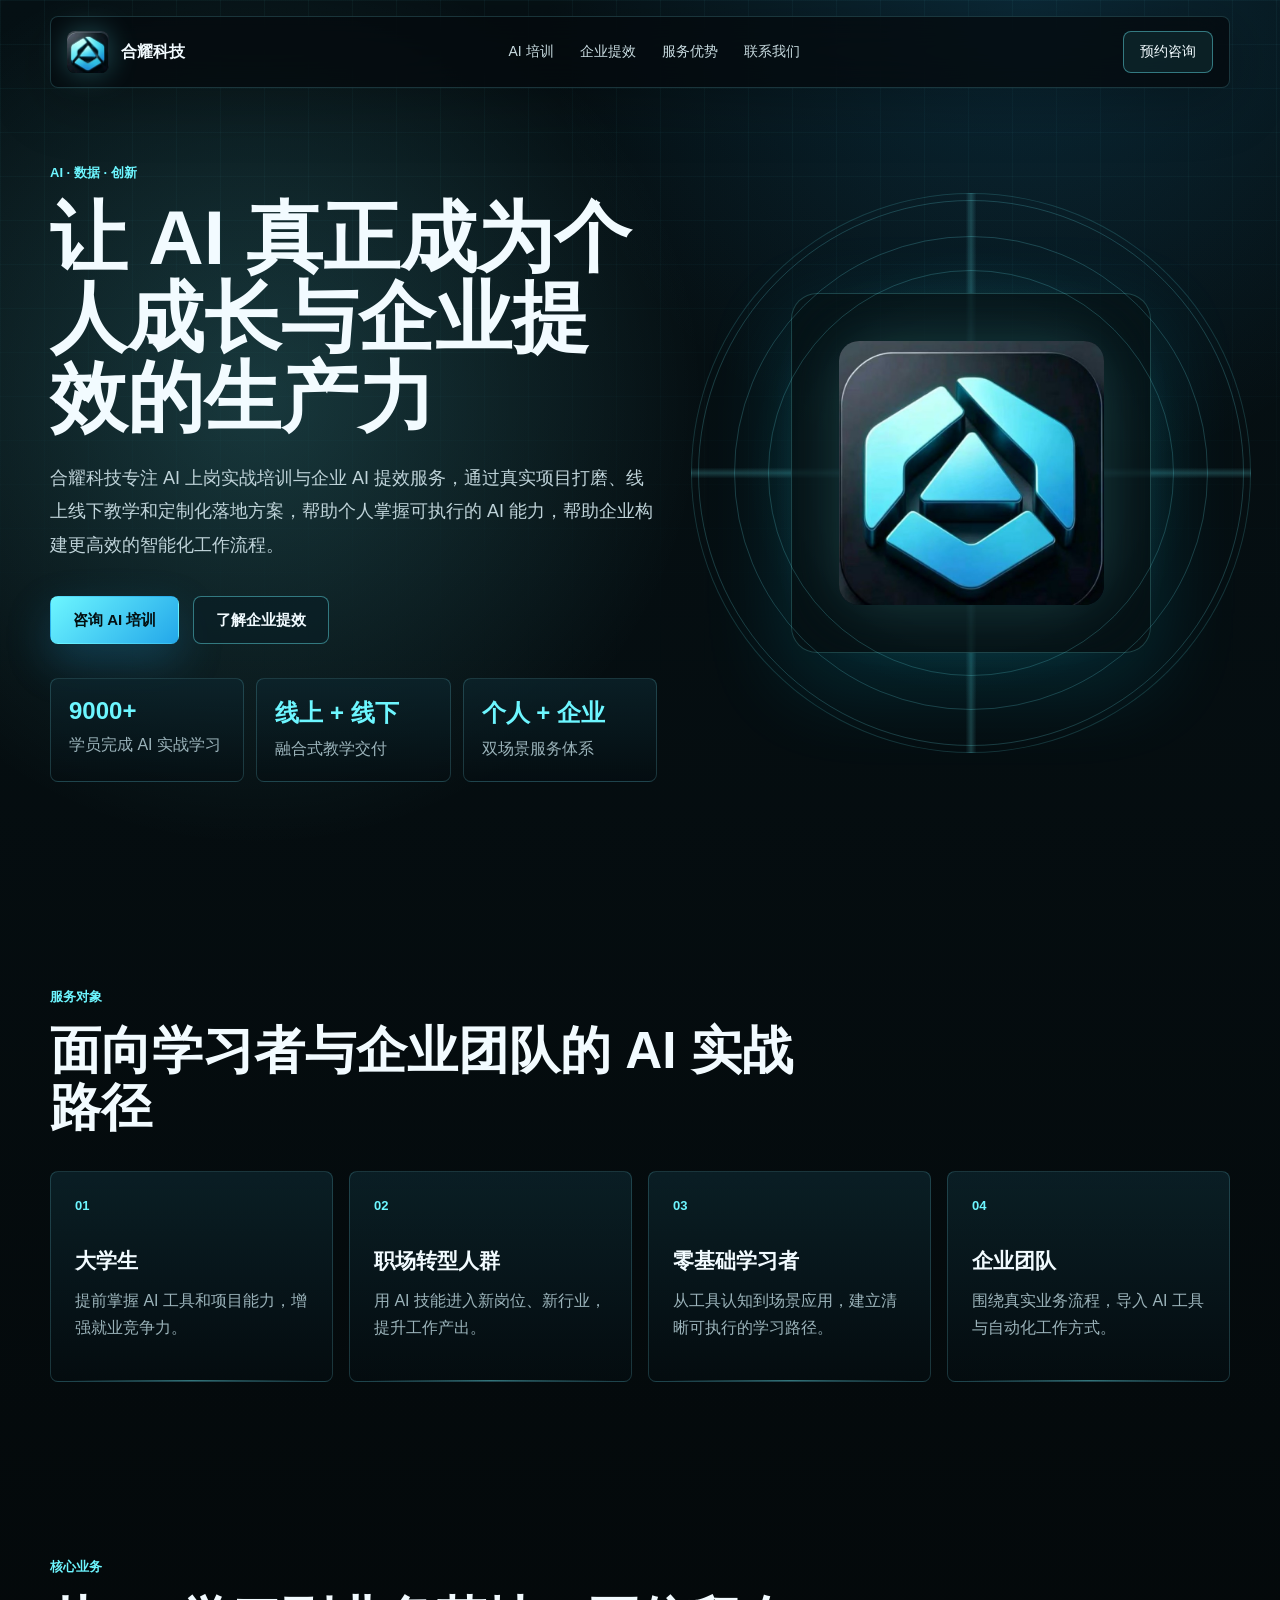
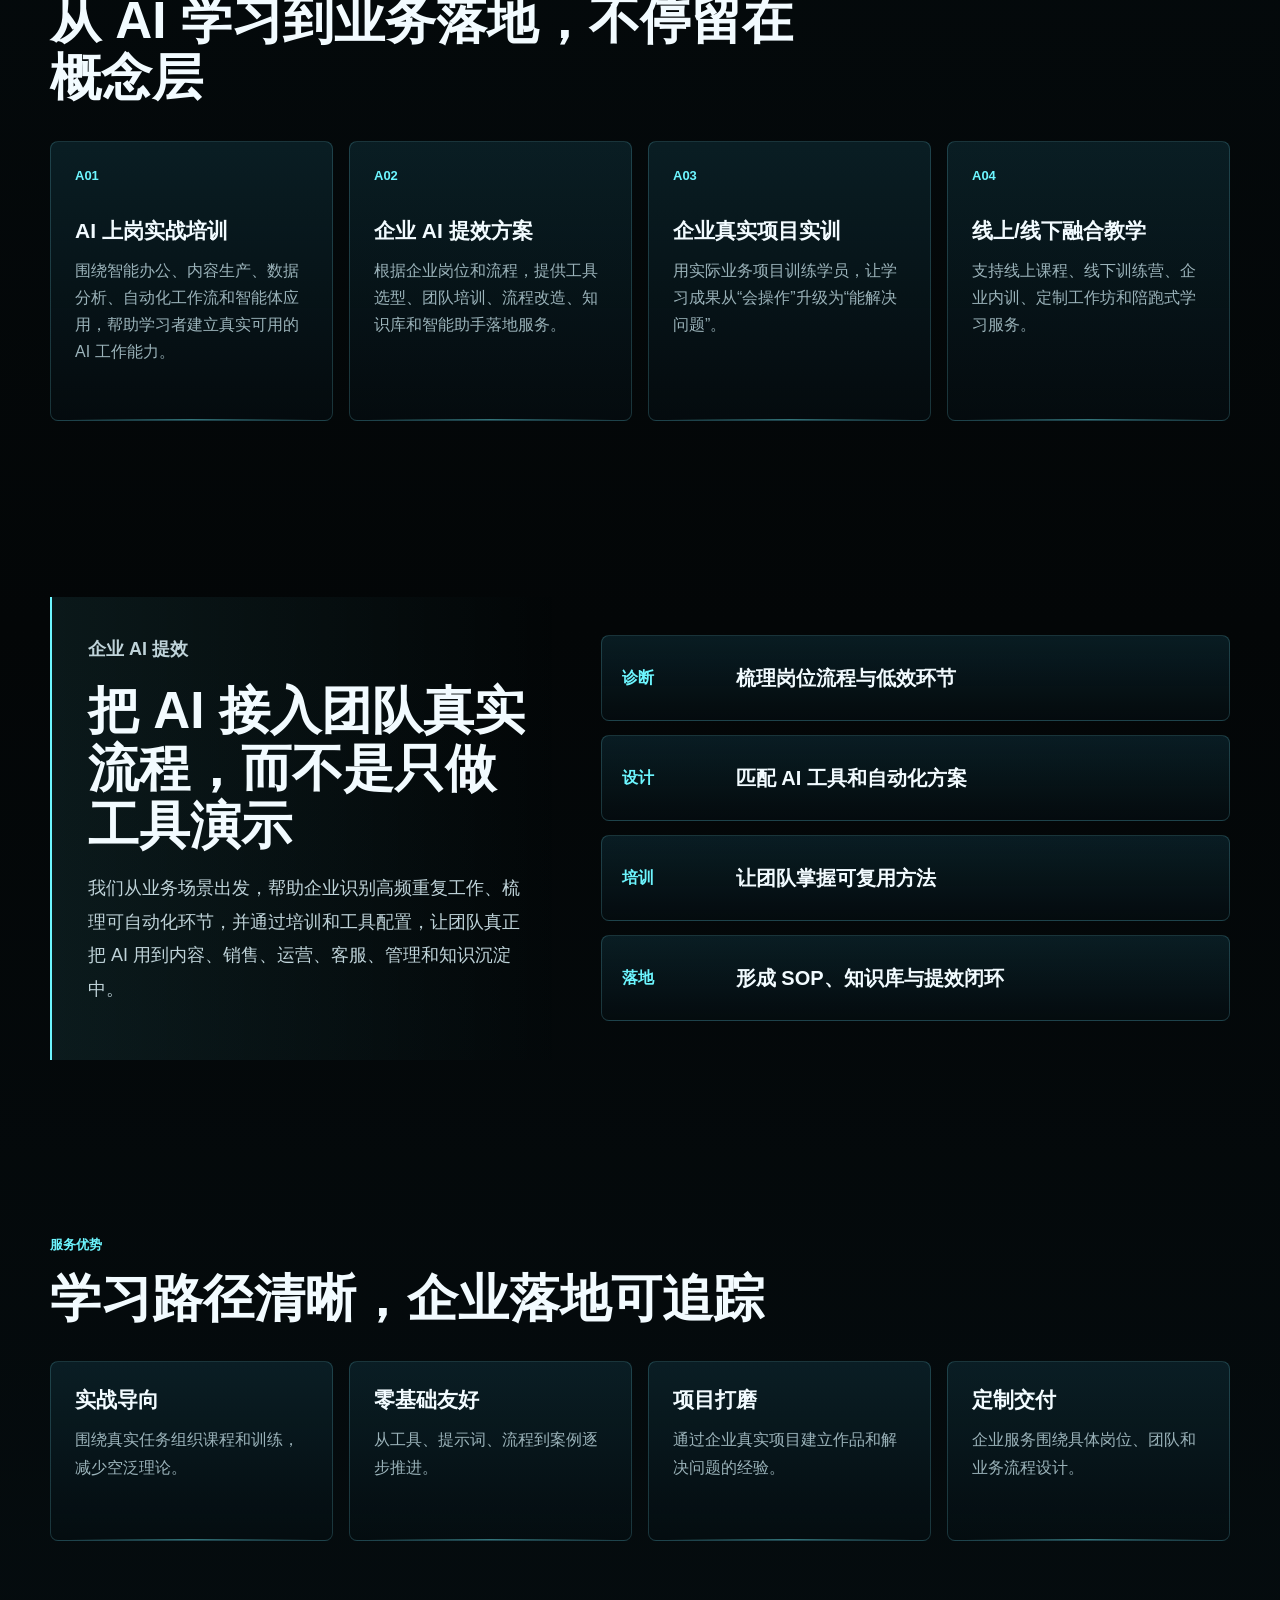
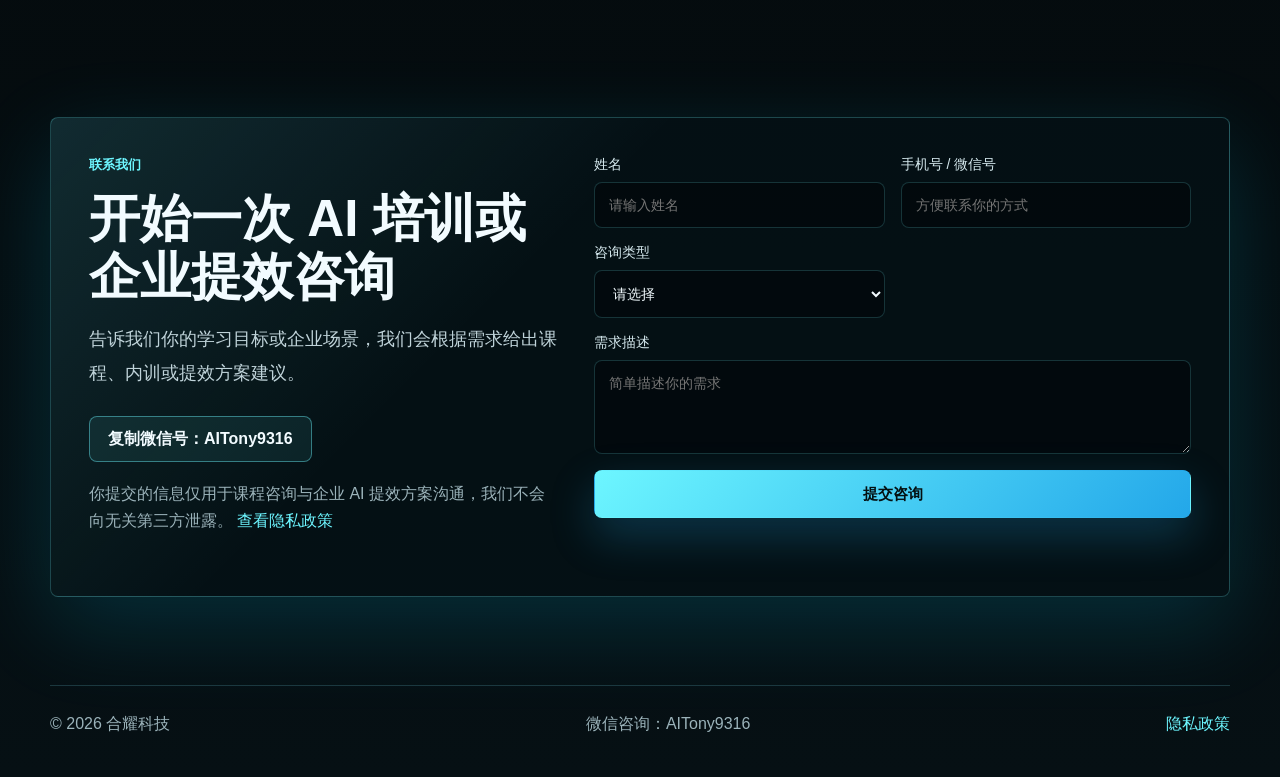
<file: index.html>
<!doctype html>
<html lang="zh-CN">
  <head>
    <meta charset="UTF-8" />
    <meta name="viewport" content="width=device-width, initial-scale=1.0" />
    <meta
      name="description"
      content="合耀科技专注 AI 上岗实战培训与企业 AI 提效服务，提供线上线下实战教学、真实项目训练和定制化 AI 落地方案。"
    />
    <title>合耀科技 | AI 培训与企业 AI 提效服务</title>
    <link rel="stylesheet" href="./styles.css" />
  </head>
  <body>
    <div class="site-shell">
      <header class="navbar">
        <a class="brand" href="#top" aria-label="合耀科技首页">
          <img src="./assets/heyao-logo.jpg" alt="合耀科技标志" />
          <span>合耀科技</span>
        </a>
        <nav class="nav-links" aria-label="主导航">
          <a href="#training">AI 培训</a>
          <a href="#enterprise">企业提效</a>
          <a href="#advantages">服务优势</a>
          <a href="#contact">联系我们</a>
        </nav>
        <a class="nav-cta" href="#contact">预约咨询</a>
      </header>

      <main id="top">
        <section class="hero section">
          <div class="hero-copy reveal">
            <p class="eyebrow">AI · 数据 · 创新</p>
            <h1>让 AI 真正成为个人成长与企业提效的生产力</h1>
            <p class="hero-lede">
              合耀科技专注 AI 上岗实战培训与企业 AI 提效服务，通过真实项目打磨、线上线下教学和定制化落地方案，帮助个人掌握可执行的 AI 能力，帮助企业构建更高效的智能化工作流程。
            </p>
            <div class="hero-actions">
              <a class="button primary" href="#contact">咨询 AI 培训</a>
              <a class="button secondary" href="#enterprise">了解企业提效</a>
            </div>
            <div class="hero-stats" aria-label="服务数据">
              <div>
                <strong>9000+</strong>
                <span>学员完成 AI 实战学习</span>
              </div>
              <div>
                <strong>线上 + 线下</strong>
                <span>融合式教学交付</span>
              </div>
              <div>
                <strong>个人 + 企业</strong>
                <span>双场景服务体系</span>
              </div>
            </div>
          </div>

          <div class="hero-visual reveal" aria-label="合耀科技品牌视觉">
            <div class="orbital-grid"></div>
            <div class="logo-stage">
              <img src="./assets/heyao-logo.jpg" alt="合耀科技 Logo" />
              <div class="signal signal-one"></div>
              <div class="signal signal-two"></div>
              <div class="signal signal-three"></div>
            </div>
          </div>
        </section>

        <section class="audience section">
          <div class="section-heading reveal">
            <p class="eyebrow">服务对象</p>
            <h2>面向学习者与企业团队的 AI 实战路径</h2>
          </div>
          <div class="audience-grid">
            <article class="audience-card reveal">
              <span>01</span>
              <h3>大学生</h3>
              <p>提前掌握 AI 工具和项目能力，增强就业竞争力。</p>
            </article>
            <article class="audience-card reveal">
              <span>02</span>
              <h3>职场转型人群</h3>
              <p>用 AI 技能进入新岗位、新行业，提升工作产出。</p>
            </article>
            <article class="audience-card reveal">
              <span>03</span>
              <h3>零基础学习者</h3>
              <p>从工具认知到场景应用，建立清晰可执行的学习路径。</p>
            </article>
            <article class="audience-card reveal">
              <span>04</span>
              <h3>企业团队</h3>
              <p>围绕真实业务流程，导入 AI 工具与自动化工作方式。</p>
            </article>
          </div>
        </section>

        <section id="training" class="services section">
          <div class="section-heading reveal">
            <p class="eyebrow">核心业务</p>
            <h2>从 AI 学习到业务落地，不停留在概念层</h2>
          </div>
          <div class="service-grid">
            <article class="service-card reveal">
              <div class="card-index">A01</div>
              <h3>AI 上岗实战培训</h3>
              <p>围绕智能办公、内容生产、数据分析、自动化工作流和智能体应用，帮助学习者建立真实可用的 AI 工作能力。</p>
            </article>
            <article class="service-card reveal">
              <div class="card-index">A02</div>
              <h3>企业 AI 提效方案</h3>
              <p>根据企业岗位和流程，提供工具选型、团队培训、流程改造、知识库和智能助手落地服务。</p>
            </article>
            <article class="service-card reveal">
              <div class="card-index">A03</div>
              <h3>企业真实项目实训</h3>
              <p>用实际业务项目训练学员，让学习成果从“会操作”升级为“能解决问题”。</p>
            </article>
            <article class="service-card reveal">
              <div class="card-index">A04</div>
              <h3>线上/线下融合教学</h3>
              <p>支持线上课程、线下训练营、企业内训、定制工作坊和陪跑式学习服务。</p>
            </article>
          </div>
        </section>

        <section id="enterprise" class="enterprise section">
          <div class="enterprise-copy reveal">
            <p class="eyebrow">企业 AI 提效</p>
            <h2>把 AI 接入团队真实流程，而不是只做工具演示</h2>
            <p>
              我们从业务场景出发，帮助企业识别高频重复工作、梳理可自动化环节，并通过培训和工具配置，让团队真正把 AI 用到内容、销售、运营、客服、管理和知识沉淀中。
            </p>
          </div>
          <div class="workflow reveal">
            <div class="workflow-item">
              <span>诊断</span>
              <strong>梳理岗位流程与低效环节</strong>
            </div>
            <div class="workflow-item">
              <span>设计</span>
              <strong>匹配 AI 工具和自动化方案</strong>
            </div>
            <div class="workflow-item">
              <span>培训</span>
              <strong>让团队掌握可复用方法</strong>
            </div>
            <div class="workflow-item">
              <span>落地</span>
              <strong>形成 SOP、知识库与提效闭环</strong>
            </div>
          </div>
        </section>

        <section id="advantages" class="advantages section">
          <div class="section-heading reveal">
            <p class="eyebrow">服务优势</p>
            <h2>学习路径清晰，企业落地可追踪</h2>
          </div>
          <div class="advantage-grid">
            <article class="advantage-item reveal">
              <h3>实战导向</h3>
              <p>围绕真实任务组织课程和训练，减少空泛理论。</p>
            </article>
            <article class="advantage-item reveal">
              <h3>零基础友好</h3>
              <p>从工具、提示词、流程到案例逐步推进。</p>
            </article>
            <article class="advantage-item reveal">
              <h3>项目打磨</h3>
              <p>通过企业真实项目建立作品和解决问题的经验。</p>
            </article>
            <article class="advantage-item reveal">
              <h3>定制交付</h3>
              <p>企业服务围绕具体岗位、团队和业务流程设计。</p>
            </article>
          </div>
        </section>

        <section id="contact" class="contact section">
          <div class="contact-panel reveal">
            <div>
              <p class="eyebrow">联系我们</p>
              <h2>开始一次 AI 培训或企业提效咨询</h2>
              <p class="contact-text">
                告诉我们你的学习目标或企业场景，我们会根据需求给出课程、内训或提效方案建议。
              </p>
              <button class="wechat-copy" type="button" data-wechat="AITony9316">
                复制微信号：AITony9316
              </button>
              <p class="privacy-note">
                你提交的信息仅用于课程咨询与企业 AI 提效方案沟通，我们不会向无关第三方泄露。
                <a href="./privacy.html">查看隐私政策</a>
              </p>
            </div>

            <form class="lead-form" id="leadForm">
              <label>
                姓名
                <input type="text" name="name" placeholder="请输入姓名" required />
              </label>
              <label>
                手机号 / 微信号
                <input type="text" name="contact" placeholder="方便联系你的方式" required />
              </label>
              <label>
                咨询类型
                <select name="type" required>
                  <option value="">请选择</option>
                  <option>个人 AI 培训</option>
                  <option>企业 AI 提效</option>
                  <option>课程合作</option>
                  <option>其他咨询</option>
                </select>
              </label>
              <label>
                需求描述
                <textarea name="message" rows="4" placeholder="简单描述你的需求"></textarea>
              </label>
              <button class="button primary form-submit" type="submit">提交咨询</button>
              <p class="form-status" id="formStatus" role="status"></p>
            </form>
          </div>
        </section>
      </main>

      <footer class="footer">
        <span>© 2026 合耀科技</span>
        <span>微信咨询：AITony9316</span>
        <a href="./privacy.html">隐私政策</a>
      </footer>
    </div>

    <script src="./script.js"></script>
  </body>
</html>
</file>
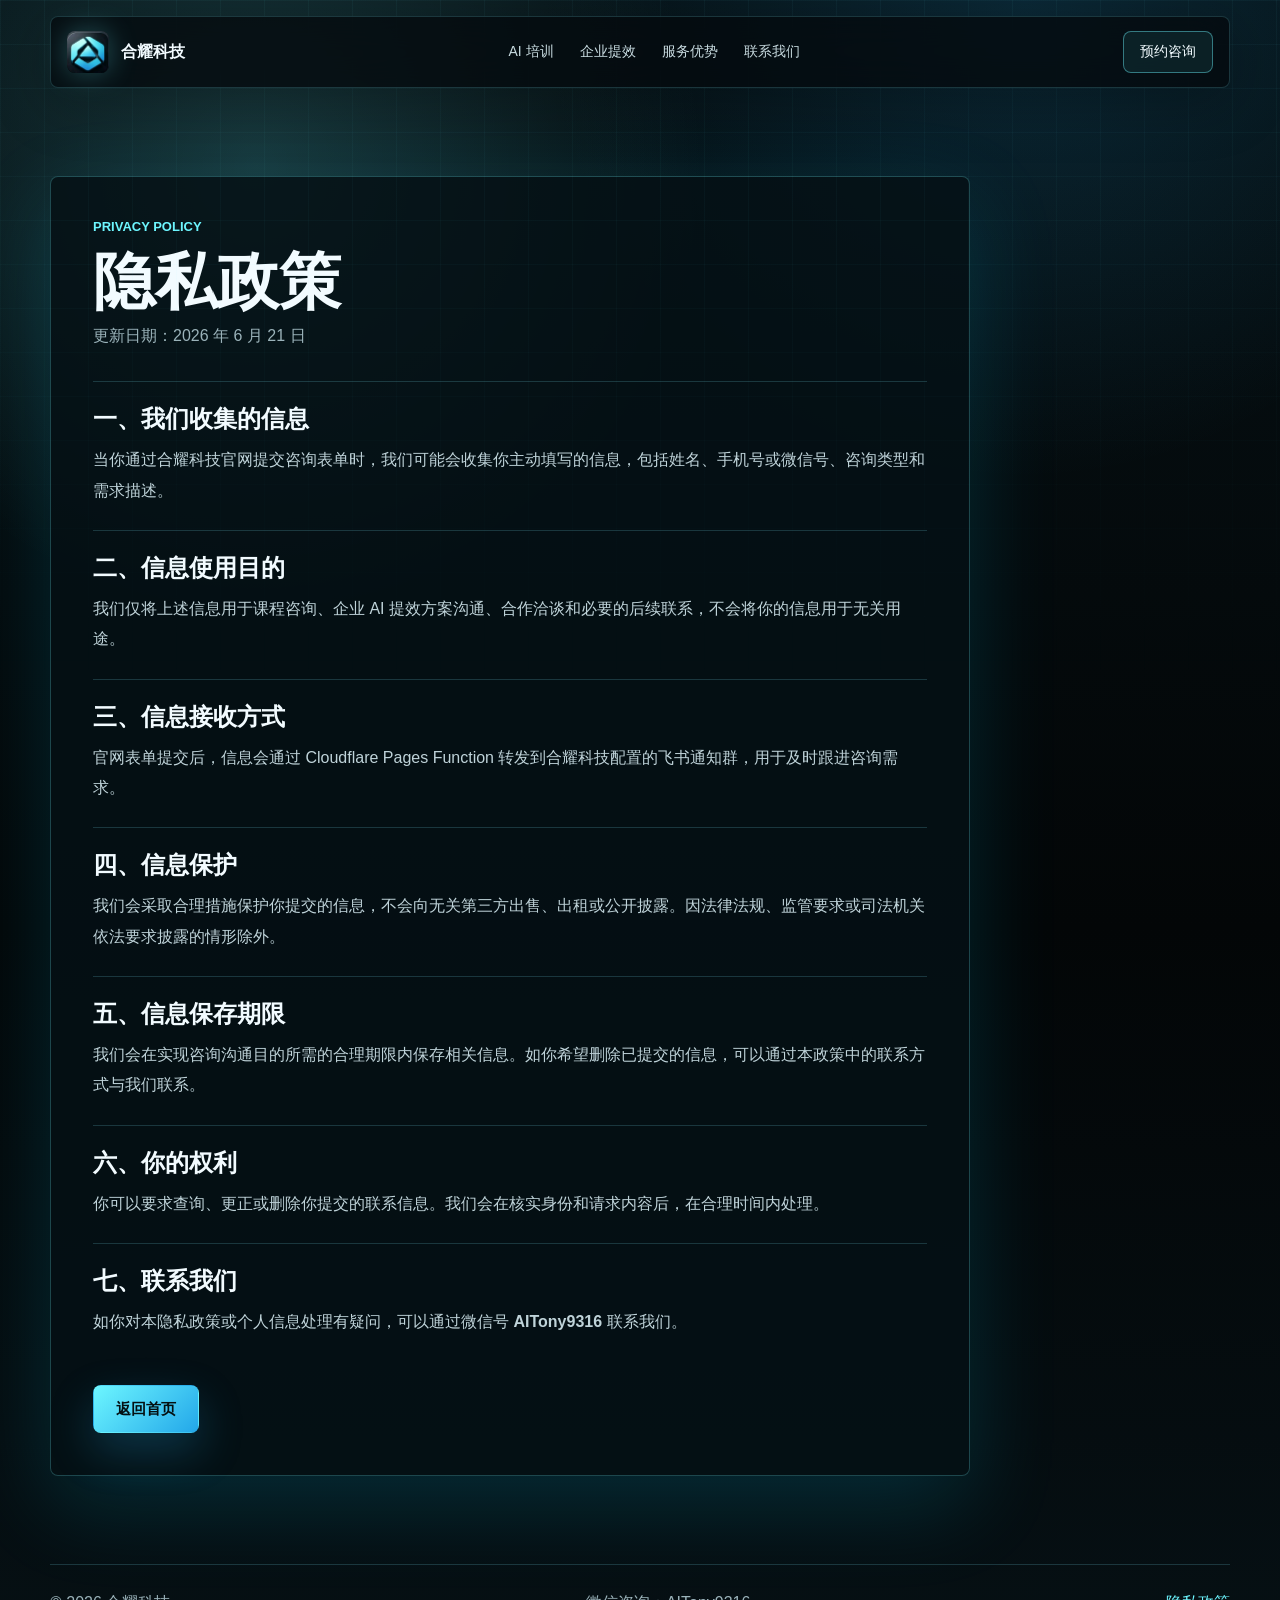
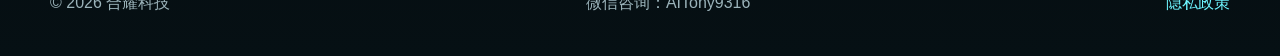
<file: privacy.html>
<!doctype html>
<html lang="zh-CN">
  <head>
    <meta charset="UTF-8" />
    <meta name="viewport" content="width=device-width, initial-scale=1.0" />
    <meta
      name="description"
      content="合耀科技官网隐私政策，说明咨询表单信息的收集、使用、保护和联系方式。"
    />
    <title>隐私政策 | 合耀科技</title>
    <link rel="stylesheet" href="./styles.css" />
  </head>
  <body>
    <div class="site-shell">
      <header class="navbar">
        <a class="brand" href="./index.html" aria-label="返回合耀科技首页">
          <img src="./assets/heyao-logo.jpg" alt="合耀科技标志" />
          <span>合耀科技</span>
        </a>
        <nav class="nav-links" aria-label="主导航">
          <a href="./index.html#training">AI 培训</a>
          <a href="./index.html#enterprise">企业提效</a>
          <a href="./index.html#advantages">服务优势</a>
          <a href="./index.html#contact">联系我们</a>
        </nav>
        <a class="nav-cta" href="./index.html#contact">预约咨询</a>
      </header>

      <main>
        <section class="policy section">
          <div class="policy-panel">
            <p class="eyebrow">Privacy Policy</p>
            <h1>隐私政策</h1>
            <p class="policy-updated">更新日期：2026 年 6 月 21 日</p>

            <article class="policy-block">
              <h2>一、我们收集的信息</h2>
              <p>
                当你通过合耀科技官网提交咨询表单时，我们可能会收集你主动填写的信息，包括姓名、手机号或微信号、咨询类型和需求描述。
              </p>
            </article>

            <article class="policy-block">
              <h2>二、信息使用目的</h2>
              <p>
                我们仅将上述信息用于课程咨询、企业 AI 提效方案沟通、合作洽谈和必要的后续联系，不会将你的信息用于无关用途。
              </p>
            </article>

            <article class="policy-block">
              <h2>三、信息接收方式</h2>
              <p>
                官网表单提交后，信息会通过 Cloudflare Pages Function 转发到合耀科技配置的飞书通知群，用于及时跟进咨询需求。
              </p>
            </article>

            <article class="policy-block">
              <h2>四、信息保护</h2>
              <p>
                我们会采取合理措施保护你提交的信息，不会向无关第三方出售、出租或公开披露。因法律法规、监管要求或司法机关依法要求披露的情形除外。
              </p>
            </article>

            <article class="policy-block">
              <h2>五、信息保存期限</h2>
              <p>
                我们会在实现咨询沟通目的所需的合理期限内保存相关信息。如你希望删除已提交的信息，可以通过本政策中的联系方式与我们联系。
              </p>
            </article>

            <article class="policy-block">
              <h2>六、你的权利</h2>
              <p>
                你可以要求查询、更正或删除你提交的联系信息。我们会在核实身份和请求内容后，在合理时间内处理。
              </p>
            </article>

            <article class="policy-block">
              <h2>七、联系我们</h2>
              <p>
                如你对本隐私政策或个人信息处理有疑问，可以通过微信号 <strong>AITony9316</strong> 联系我们。
              </p>
            </article>

            <a class="button primary policy-back" href="./index.html">返回首页</a>
          </div>
        </section>
      </main>

      <footer class="footer">
        <span>© 2026 合耀科技</span>
        <span>微信咨询：AITony9316</span>
        <a href="./privacy.html">隐私政策</a>
      </footer>
    </div>
  </body>
</html>
</file>
<file: styles.css>
:root {
  --bg: #05090b;
  --panel: rgba(10, 25, 31, 0.74);
  --panel-strong: rgba(11, 40, 48, 0.92);
  --line: rgba(126, 238, 255, 0.18);
  --text: #f2fbff;
  --muted: #9bb3ba;
  --cyan: #6df6ff;
  --blue: #23a7e9;
  --green: #78ffd6;
  --shadow: 0 28px 90px rgba(0, 213, 255, 0.16);
  --radius: 8px;
}

* {
  box-sizing: border-box;
}

html {
  scroll-behavior: smooth;
}

body {
  margin: 0;
  background:
    radial-gradient(circle at 20% 10%, rgba(109, 246, 255, 0.18), transparent 28rem),
    radial-gradient(circle at 80% 0%, rgba(35, 167, 233, 0.16), transparent 30rem),
    linear-gradient(180deg, #061115 0%, #030607 56%, #061014 100%);
  color: var(--text);
  font-family: "Microsoft YaHei", "PingFang SC", "Noto Sans SC", sans-serif;
}

body::before {
  content: "";
  position: fixed;
  inset: 0;
  pointer-events: none;
  background-image:
    linear-gradient(rgba(109, 246, 255, 0.045) 1px, transparent 1px),
    linear-gradient(90deg, rgba(109, 246, 255, 0.045) 1px, transparent 1px);
  background-size: 44px 44px;
  mask-image: linear-gradient(to bottom, black, transparent 78%);
}

a {
  color: inherit;
  text-decoration: none;
}

img {
  max-width: 100%;
  display: block;
}

.site-shell {
  min-height: 100vh;
  overflow: hidden;
}

.navbar {
  position: sticky;
  top: 0;
  z-index: 10;
  width: min(1180px, calc(100% - 32px));
  margin: 16px auto 0;
  min-height: 72px;
  display: flex;
  align-items: center;
  justify-content: space-between;
  gap: 24px;
  padding: 12px 16px;
  border: 1px solid var(--line);
  border-radius: var(--radius);
  background: rgba(4, 10, 13, 0.78);
  backdrop-filter: blur(18px);
  box-shadow: 0 12px 60px rgba(0, 0, 0, 0.28);
}

.brand {
  display: flex;
  align-items: center;
  gap: 12px;
  font-weight: 700;
  letter-spacing: 0;
  white-space: nowrap;
}

.brand img {
  width: 42px;
  height: 42px;
  border-radius: 8px;
  object-fit: cover;
  box-shadow: 0 0 28px rgba(109, 246, 255, 0.28);
}

.nav-links {
  display: flex;
  align-items: center;
  gap: 26px;
  color: #c9dce1;
  font-size: 14px;
}

.nav-links a {
  transition: color 0.2s ease;
}

.nav-links a:hover {
  color: var(--cyan);
}

.nav-cta,
.button,
.wechat-copy {
  border: 1px solid rgba(109, 246, 255, 0.42);
  border-radius: var(--radius);
  color: var(--text);
  background: rgba(109, 246, 255, 0.08);
  cursor: pointer;
  transition: transform 0.2s ease, border-color 0.2s ease, background 0.2s ease;
}

.nav-cta {
  padding: 11px 16px;
  font-size: 14px;
  white-space: nowrap;
}

.nav-cta:hover,
.button:hover,
.wechat-copy:hover {
  transform: translateY(-2px);
  border-color: var(--cyan);
  background: rgba(109, 246, 255, 0.14);
}

.section {
  width: min(1180px, calc(100% - 32px));
  margin: 0 auto;
  padding: 88px 0;
}

.hero {
  min-height: calc(100vh - 88px);
  display: grid;
  grid-template-columns: minmax(0, 1.08fr) minmax(340px, 0.92fr);
  align-items: center;
  gap: 56px;
  padding-top: 46px;
}

.eyebrow {
  margin: 0 0 16px;
  color: var(--cyan);
  font-size: 13px;
  font-weight: 700;
  letter-spacing: 0;
  text-transform: uppercase;
}

h1,
h2,
h3,
p {
  margin-top: 0;
}

h1 {
  max-width: 760px;
  margin-bottom: 24px;
  font-size: clamp(44px, 6vw, 78px);
  line-height: 1.04;
  letter-spacing: 0;
}

h2 {
  margin-bottom: 18px;
  font-size: clamp(30px, 4vw, 52px);
  line-height: 1.12;
  letter-spacing: 0;
}

h3 {
  margin-bottom: 12px;
  font-size: 21px;
}

.hero-lede,
.enterprise-copy p,
.contact-text {
  color: #bfd3d9;
  font-size: 18px;
  line-height: 1.86;
}

.hero-actions {
  display: flex;
  flex-wrap: wrap;
  gap: 14px;
  margin: 34px 0;
}

.button {
  min-height: 48px;
  display: inline-flex;
  align-items: center;
  justify-content: center;
  padding: 0 22px;
  font-weight: 700;
  font-size: 15px;
}

.button.primary {
  background: linear-gradient(135deg, var(--cyan), var(--blue));
  color: #041012;
  border-color: transparent;
  box-shadow: 0 18px 44px rgba(35, 167, 233, 0.25);
}

.button.secondary {
  background: rgba(9, 30, 38, 0.68);
}

.hero-stats {
  display: grid;
  grid-template-columns: repeat(3, minmax(0, 1fr));
  gap: 12px;
  max-width: 760px;
}

.hero-stats div,
.audience-card,
.service-card,
.advantage-item,
.workflow-item {
  border: 1px solid var(--line);
  border-radius: var(--radius);
  background: linear-gradient(180deg, rgba(12, 37, 45, 0.74), rgba(5, 14, 18, 0.62));
}

.hero-stats div {
  padding: 18px;
}

.hero-stats strong {
  display: block;
  margin-bottom: 6px;
  color: var(--cyan);
  font-size: 24px;
}

.hero-stats span,
.audience-card p,
.service-card p,
.advantage-item p,
.privacy-note {
  color: var(--muted);
  line-height: 1.7;
}

.privacy-note a,
.footer a {
  color: var(--cyan);
}

.hero-visual {
  position: relative;
  min-height: 560px;
  display: grid;
  place-items: center;
}

.orbital-grid {
  position: absolute;
  width: min(92vw, 560px);
  aspect-ratio: 1;
  border: 1px solid rgba(109, 246, 255, 0.16);
  border-radius: 50%;
  background:
    linear-gradient(90deg, transparent 49%, rgba(109, 246, 255, 0.2) 50%, transparent 51%),
    linear-gradient(transparent 49%, rgba(109, 246, 255, 0.2) 50%, transparent 51%),
    radial-gradient(circle, rgba(109, 246, 255, 0.14), transparent 58%);
  animation: rotateGrid 22s linear infinite;
}

.logo-stage {
  position: relative;
  width: min(70vw, 360px);
  aspect-ratio: 1;
  display: grid;
  place-items: center;
  border: 1px solid rgba(109, 246, 255, 0.24);
  border-radius: 26px;
  background: rgba(2, 8, 10, 0.72);
  box-shadow: var(--shadow), inset 0 0 80px rgba(109, 246, 255, 0.07);
}

.logo-stage img {
  width: 74%;
  height: 74%;
  border-radius: 20px;
  object-fit: cover;
  box-shadow: 0 0 70px rgba(109, 246, 255, 0.24);
}

.signal {
  position: absolute;
  border: 1px solid rgba(109, 246, 255, 0.2);
  border-radius: 50%;
  animation: pulse 3.8s ease-in-out infinite;
}

.signal-one {
  inset: -24px;
}

.signal-two {
  inset: -58px;
  animation-delay: 0.8s;
}

.signal-three {
  inset: -94px;
  animation-delay: 1.6s;
}

.section-heading {
  max-width: 760px;
  margin-bottom: 34px;
}

.audience-grid,
.service-grid,
.advantage-grid {
  display: grid;
  grid-template-columns: repeat(4, minmax(0, 1fr));
  gap: 16px;
}

.audience-card,
.service-card,
.advantage-item {
  position: relative;
  padding: 24px;
  min-height: 210px;
  overflow: hidden;
}

.audience-card::after,
.service-card::after,
.advantage-item::after {
  content: "";
  position: absolute;
  inset: auto 18px 0;
  height: 1px;
  background: linear-gradient(90deg, transparent, var(--cyan), transparent);
  opacity: 0.45;
}

.audience-card span,
.card-index {
  display: inline-block;
  margin-bottom: 34px;
  color: var(--cyan);
  font-size: 13px;
  font-weight: 700;
}

.services {
  position: relative;
}

.service-card {
  min-height: 280px;
}

.enterprise {
  display: grid;
  grid-template-columns: 0.9fr 1.1fr;
  gap: 36px;
  align-items: center;
}

.enterprise-copy {
  padding: 36px;
  border-left: 2px solid var(--cyan);
  background: linear-gradient(90deg, rgba(109, 246, 255, 0.08), transparent);
}

.workflow {
  display: grid;
  gap: 14px;
}

.workflow-item {
  display: grid;
  grid-template-columns: 96px 1fr;
  gap: 18px;
  align-items: center;
  min-height: 86px;
  padding: 20px;
}

.workflow-item span {
  color: var(--cyan);
  font-weight: 700;
}

.workflow-item strong {
  font-size: 20px;
}

.advantage-item {
  min-height: 180px;
}

.contact-panel {
  display: grid;
  grid-template-columns: 0.88fr 1.12fr;
  gap: 36px;
  padding: 38px;
  border: 1px solid rgba(109, 246, 255, 0.24);
  border-radius: var(--radius);
  background:
    linear-gradient(135deg, rgba(109, 246, 255, 0.12), transparent 38%),
    rgba(5, 17, 22, 0.84);
  box-shadow: var(--shadow);
}

.wechat-copy {
  min-height: 46px;
  padding: 0 18px;
  margin: 8px 0 18px;
  font: inherit;
  font-weight: 700;
}

.lead-form {
  display: grid;
  grid-template-columns: repeat(2, minmax(0, 1fr));
  gap: 16px;
}

.lead-form label {
  display: grid;
  gap: 8px;
  color: #d5e9ee;
  font-size: 14px;
}

.lead-form label:nth-child(4),
.form-submit,
.form-status {
  grid-column: 1 / -1;
}

input,
select,
textarea {
  width: 100%;
  border: 1px solid rgba(109, 246, 255, 0.18);
  border-radius: var(--radius);
  background: rgba(2, 8, 10, 0.62);
  color: var(--text);
  font: inherit;
  outline: none;
  padding: 14px 14px;
  resize: vertical;
}

input:focus,
select:focus,
textarea:focus {
  border-color: var(--cyan);
  box-shadow: 0 0 0 3px rgba(109, 246, 255, 0.08);
}

.form-submit {
  width: 100%;
}

.form-status {
  min-height: 24px;
  margin: 0;
  color: var(--green);
}

.footer {
  width: min(1180px, calc(100% - 32px));
  margin: 0 auto;
  padding: 28px 0 42px;
  display: flex;
  justify-content: space-between;
  gap: 18px;
  color: var(--muted);
  border-top: 1px solid var(--line);
}

.policy {
  min-height: calc(100vh - 130px);
}

.policy-panel {
  max-width: 920px;
  padding: 42px;
  border: 1px solid rgba(109, 246, 255, 0.24);
  border-radius: var(--radius);
  background: rgba(5, 17, 22, 0.84);
  box-shadow: var(--shadow);
}

.policy-panel h1 {
  margin-bottom: 12px;
  font-size: clamp(38px, 5vw, 62px);
}

.policy-updated {
  margin-bottom: 34px;
  color: var(--muted);
}

.policy-block {
  padding: 24px 0;
  border-top: 1px solid var(--line);
}

.policy-block h2 {
  margin-bottom: 12px;
  font-size: 24px;
}

.policy-block p {
  margin-bottom: 0;
  color: #bfd3d9;
  font-size: 16px;
  line-height: 1.9;
}

.policy-back {
  margin-top: 24px;
}

.reveal {
  opacity: 0;
  transform: translateY(22px);
  transition: opacity 0.7s ease, transform 0.7s ease;
}

.reveal.visible {
  opacity: 1;
  transform: translateY(0);
}

@keyframes rotateGrid {
  to {
    transform: rotate(360deg);
  }
}

@keyframes pulse {
  0%,
  100% {
    opacity: 0.24;
    transform: scale(0.98);
  }
  50% {
    opacity: 0.72;
    transform: scale(1.02);
  }
}

@media (max-width: 980px) {
  .nav-links {
    display: none;
  }

  .hero,
  .enterprise,
  .contact-panel {
    grid-template-columns: 1fr;
  }

  .hero {
    min-height: auto;
  }

  .hero-visual {
    min-height: 420px;
  }

  .audience-grid,
  .service-grid,
  .advantage-grid {
    grid-template-columns: repeat(2, minmax(0, 1fr));
  }
}

@media (max-width: 640px) {
  .navbar {
    width: min(100% - 20px, 1180px);
    margin-top: 10px;
  }

  .nav-cta {
    display: none;
  }

  .section {
    width: min(100% - 24px, 1180px);
    padding: 58px 0;
  }

  h1 {
    font-size: 40px;
  }

  .hero-lede,
  .enterprise-copy p,
  .contact-text {
    font-size: 16px;
  }

  .hero-stats,
  .audience-grid,
  .service-grid,
  .advantage-grid,
  .lead-form {
    grid-template-columns: 1fr;
  }

  .hero-actions {
    flex-direction: column;
  }

  .button {
    width: 100%;
  }

  .workflow-item {
    grid-template-columns: 1fr;
  }

  .contact-panel,
  .enterprise-copy {
    padding: 24px;
  }

  .footer {
    flex-direction: column;
    width: min(100% - 24px, 1180px);
  }

  .policy-panel {
    padding: 24px;
  }
}
</file>
